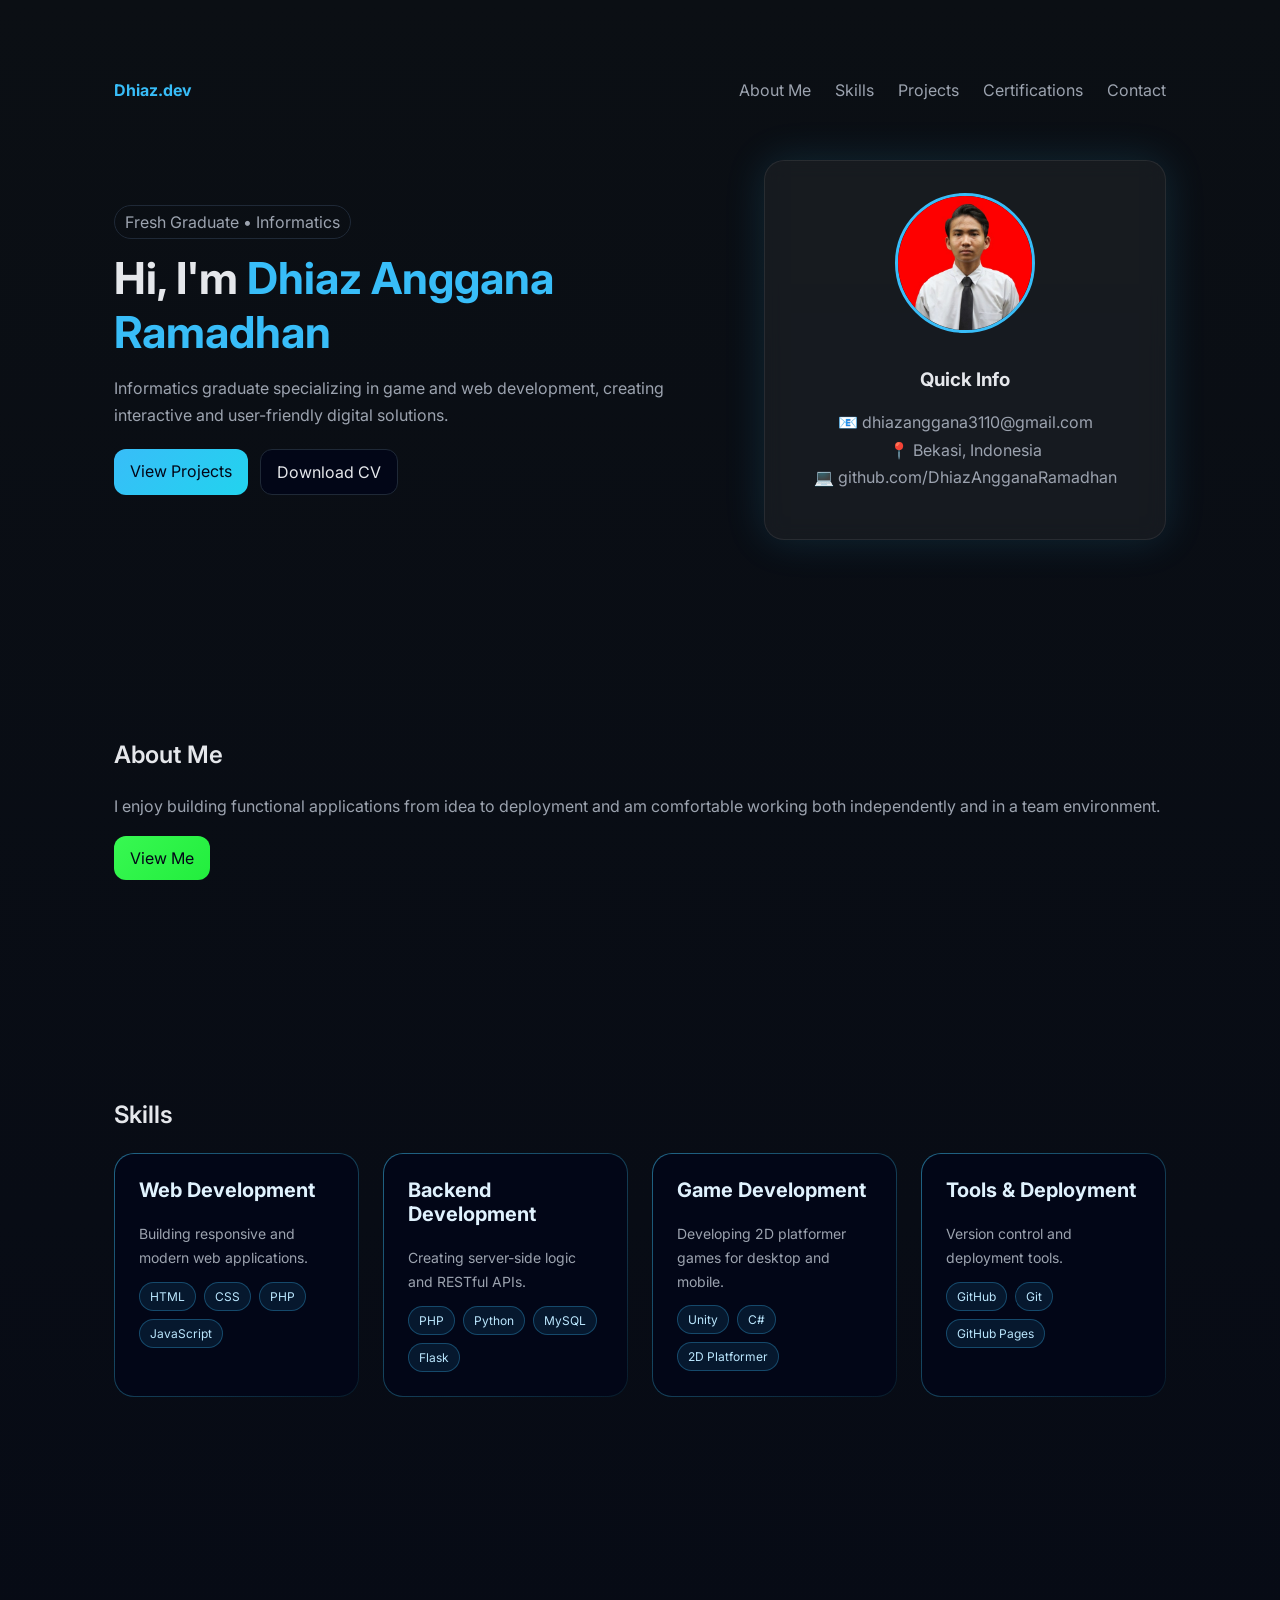
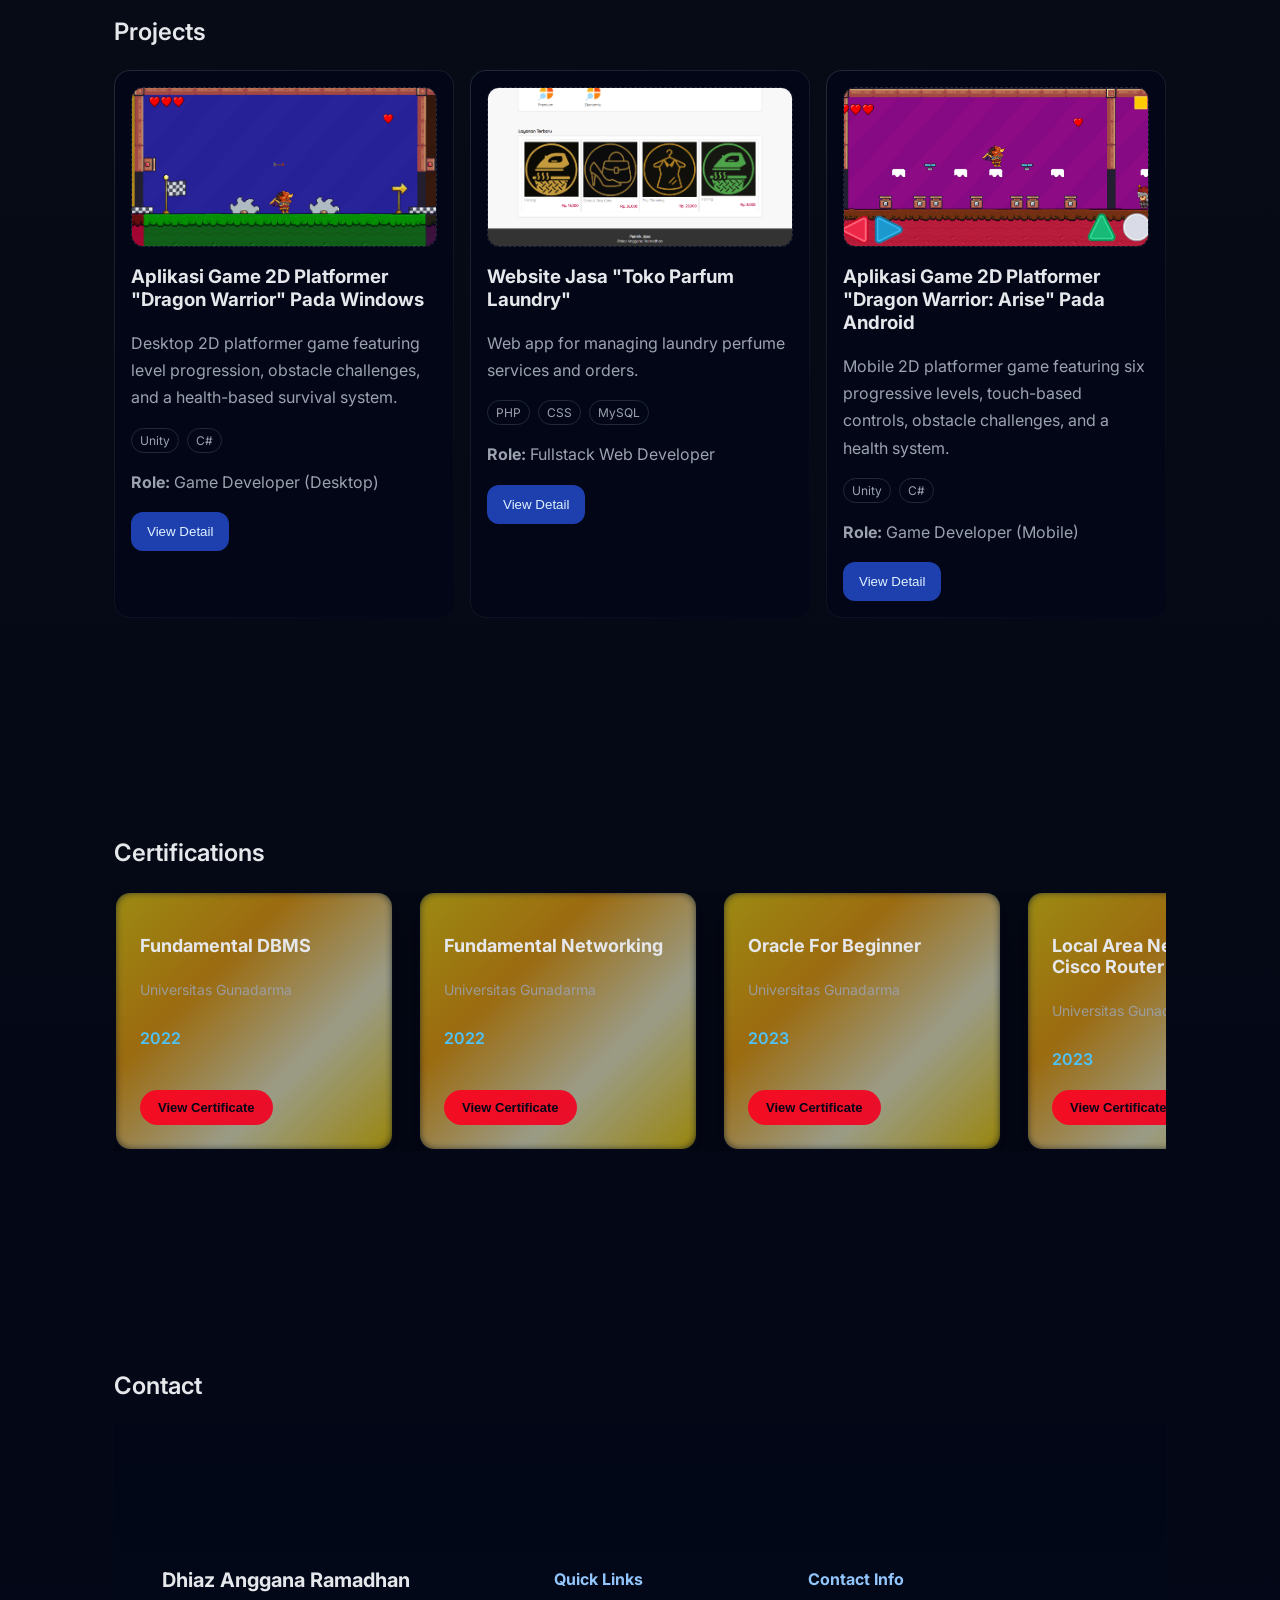
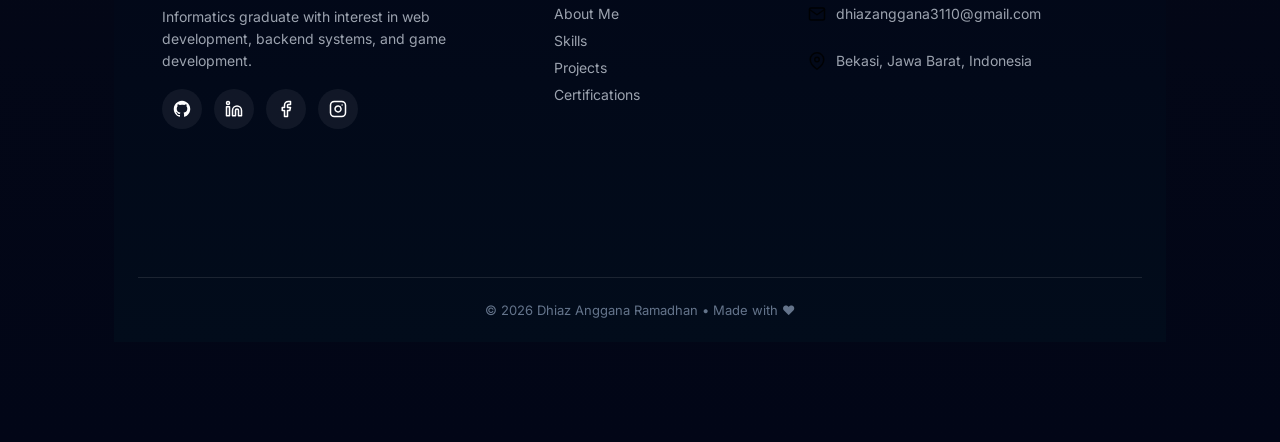
<file: index.html>
<!DOCTYPE html>
<html lang="en">
<head>
  <meta charset="UTF-8" />
  <meta name="viewport" content="width=device-width, initial-scale=1.0" />
  <title>Dhiaz Anggana Ramadhan | Portfolio</title>
  <meta name="description" content="Personal portfolio of an Informatics graduate showcasing web, backend, and game projects." />

  <link rel="preconnect" href="https://fonts.googleapis.com">
  <link rel="preconnect" href="https://fonts.gstatic.com" crossorigin>
  <link href="https://fonts.googleapis.com/css2?family=Inter:wght@300;400;600;700&display=swap" rel="stylesheet">

  <link rel="stylesheet" href="css/style.css">
</head>

<body>
  <header class="header">
    <nav class="header-nav">
      <div class="logo">Dhiaz.dev</div>
  
      <div class="nav-links">
        <a href="#about">About Me</a>
        <a href="#skills">Skills</a>
        <a href="#projects">Projects</a>
        <a href="#certifications">Certifications</a>
        <a href="#contact">Contact</a>
      </div>
    </nav>
  
    <div class="hero-header">
      <div class="hero-left">
        <span class="badge">Fresh Graduate • Informatics</span>
  
        <h1>
          Hi, I'm <span class="accent-text">Dhiaz Anggana Ramadhan</span>
        </h1>
  
        <p>
          Informatics graduate specializing in game and web development, creating interactive and user-friendly digital solutions.
        </p>
  
        <div class="cta">
          <a class="btn primary" href="#projects">View Projects</a>
          <a class="btn" href="cv-dhiaz.pdf" download>Download CV</a>
        </div>
      </div>
  
      <div class="hero-card">
        <img src="assets/img/foto.jpg" class="profile-img">
        <h3>Quick Info</h3>
        <p>
          📧 dhiazanggana3110@gmail.com <br>
          📍 Bekasi, Indonesia <br>
          💻 github.com/DhiazAngganaRamadhan
        </p>
      </div>
    </div>
  </header>  

<section id="about" class="section">
  <h2>About Me</h2>
  <p>
    I enjoy building functional applications from idea to deployment and am comfortable working both independently and in a team environment.
  </p>

  <div class="about-cta">
    <a class="btn prima" href="about-view.html">
      View Me
    </a>
  </div>
</section>

<section id="skills" class="section">
  <h2>Skills</h2>

  <div class="grid skills">

    <div class="card">
      <h3>Web Development</h3>
      <p>Building responsive and modern web applications.</p>
      <div class="skills-tags">
        <span>HTML</span>
        <span>CSS</span>
        <span>PHP</span>
        <span>JavaScript</span>
      </div>
    </div>

    <div class="card">
      <h3>Backend Development</h3>
      <p>Creating server-side logic and RESTful APIs.</p>
      <div class="skills-tags">
        <span>PHP</span>
        <span>Python</span>
        <span>MySQL</span>
        <span>Flask</span>
      </div>
    </div>

    <div class="card">
      <h3>Game Development</h3>
      <p>Developing 2D platformer games for desktop and mobile.</p>
      <div class="skills-tags">
        <span>Unity</span>
        <span>C#</span>
        <span>2D Platformer</span>
      </div>
    </div>

    <div class="card">
      <h3>Tools & Deployment</h3>
      <p>Version control and deployment tools.</p>
      <div class="skills-tags">
        <span>GitHub</span>
        <span>Git</span>
        <span>GitHub Pages</span>
      </div>
    </div>

  </div>
</section>

<section id="projects" class="section">
  <h2>Projects</h2>
  <div class="grid projects">

    <div class="card">
      <div class="thumb">
        <img src="assets/img/dragon warrior.png" alt="Dragon Warrior Desktop">
      </div>
      <h3>Aplikasi Game 2D Platformer "Dragon Warrior" Pada Windows</h3>
      <p>Desktop 2D platformer game featuring level progression, obstacle challenges, and a health-based survival system.</p>
      <div class="tags">
        <span class="tag">Unity</span>
        <span class="tag">C#</span>
      </div>
      <p><strong>Role:</strong> Game Developer (Desktop)</p>

      <button class="btn detail" onclick="openModal('project1')">
        View Detail
      </button>
    </div>

    <div class="card">
      <div class="thumb">
        <img src="assets/img/toko parfum laundry.png" alt="Toko Parfum Laundry Desktop">
      </div>
      <h3>Website Jasa "Toko Parfum Laundry"</h3>
      <p>Web app for managing laundry perfume services and orders.</p>
      <div class="tags">
        <span class="tag">PHP</span>
        <span class="tag">CSS</span>
        <span class="tag">MySQL</span>
      </div>
      <p><strong>Role:</strong> Fullstack Web Developer</p>

      <button class="btn detail" onclick="openModal('project2')">
        View Detail
      </button>
    </div>

    <div class="card">
      <div class="thumb">
        <img src="assets/img/dragon warrior arise.jpg" alt="Dragon Warrior Arise Mobile">
      </div>
      <h3>Aplikasi Game 2D Platformer "Dragon Warrior: Arise" Pada Android</h3>
      <p>Mobile 2D platformer game featuring six progressive levels, touch-based controls, obstacle challenges, and a health system. </p>
      <div class="tags">
        <span class="tag">Unity</span>
        <span class="tag">C#</span>
      </div>
      <p><strong>Role:</strong> Game Developer (Mobile)</p>

      <button class="btn detail" onclick="openModal('project3')">
        View Detail
      </button>
    </div>

  </div>
</section>

<div class="modal" id="project1">
  <div class="modal-content">
    <span class="close" onclick="closeModal('project1')">&times;</span>

    <h2>Aplikasi Game 2D Platformer "Dragon Warrior" Pada Windows</h2>

    <img src="assets/img/dragon warrior1.png" alt="Dragon Warrior Desktop">

    <p>
      Dragon Warrior adalah game 2D platformer yang saya kembangkan menggunakan Unity dan C#, terinspirasi dari Super Mario Bros. 
      Game ini berfokus pada rintangan (obstacle-based) di mana pemain harus melompati hambatan, menjaga health, dan mencapai garis finish. 
      Pengembangan game dilakukan menggunakan metode MDLC, mulai dari perancangan, pembuatan aset, hingga pengujian Blackbox Testing dan User Acceptance Testing (UAT).<br><br>
      Game ini memiliki tiga level dengan tingkat kesulitan berbeda, dilengkapi karakter 2D, musuh, rintangan, efek audio, serta UI sederhana. 
      Dragon Warrior berjalan pada platform Windows dan dirancang untuk memberikan pengalaman platformer klasik dengan gameplay menantang dan timing lompatan yang presisi
    </p>

    <strong>Tech Stack:</strong>
    <p>Unity, C#</p>

    <div class="github-wrapper">
      <a href="https://drive.google.com/drive/folders/1oZWYnaz_mkkDWZ0RaJDQsNnEWkmqTjbM"
         target="_blank"
         class="github-btn drive-btn">
         <img src="assets/img/googledrive.svg" class="github-icon no-invert" alt="Google Drive">
        <span class="github-text">Google Drive</span>
      </a>
    </div>
  </div>
</div>

<div class="modal" id="project2">
  <div class="modal-content">
    <span class="close" onclick="closeModal('project2')">&times;</span>

    <h2>Website Jasa "Toko Parfum Laundry"</h2>

    <img src="assets/img/toko parfum laundry1.png" alt="Toko Parfum Laundry">

    <p>
      Website Toko Parfum Laundry adalah aplikasi web layanan laundry yang saya kembangkan menggunakan PHP dan MySQL. Sistem ini memungkinkan pelanggan
      melakukan pemesanan layanan secara digital melalui fitur katalog, pencarian layanan, dan form pemesanan online. Di sisi admin, aplikasi ini menyediakan dashboard dengan
      login aman, serta fitur CRUD untuk mengelola layanan, produk parfum, dan pesanan pelanggan. Alur pemesanan dirancang terstruktur, mulai dari permintaan pelanggan
      hingga proses persetujuan admin, sehingga operasional menjadi lebih efisien.<br><br>
      Proyek ini berhasil lolos uji kompetensi BNSP, di mana seluruh fitur dinilai memenuhi standar nasional dan diuji melalui praktik langsung.
    </p>

    <strong>Fitur Utama:</strong>
    <ul>
      <li>Manajemen layanan & produk</li>
      <li>Form pemesanan pelanggan</li>
      <li>Halaman admin</li>
    </ul>

    <strong>Tech Stack:</strong>
    <p>PHP, CSS, MySQL</p>

    <div class="github-wrapper">
      <a href="https://github.com/DhiazAngganaRamadhan/tokoparfumlaundry"
         target="_blank"
         class="github-btn">
        <img src="assets/img/github.svg" class="github-icon" alt="GitHub">
        <span class="github-text">GitHub</span>
      </a>
    </div> 
  </div>
</div>

<div class="modal" id="project3">
  <div class="modal-content">
    <span class="close" onclick="closeModal('project3')">&times;</span>

    <h2>Aplikasi Game 2D Platformer "Dragon Warrior: Arise" Pada Android</h2>

    <img src="assets/img/dragon warrior arise1.jpg" alt="Dragon Warrior Arise">

    <p>
      Game 2D platformer berbasis Android yang saya kembangkan menggunakan Unity. Proyek ini merupakan pengembangan dari versi PC sebelumnya dengan peningkatan navigasi level, 
      kontrol permainan, serta penambahan total 6 level baru. Fokus utama pengembangan adalah meningkatkan pengalaman bermain dan mengoptimalkan game untuk perangkat mobile.<br><br>
      Game ini dirancang dengan struktur scene yang lebih terorganisir, visual yang diperbarui, serta mekanik gameplay yang lebih responsif agar memberikan pengalaman bermain yang lebih nyaman, 
      menantang, dan sesuai dengan standar game mobile modern.
    </p>

    <strong>Tech Stack:</strong>
    <p>Unity, C#</p>

    <div class="github-wrapper">
      <a href="https://drive.google.com/drive/folders/1Hi_ivMXjDGOUeclSXtF7b5QkXseNiZ7s"
         target="_blank"
         class="github-btn drive-btn">
         <img src="assets/img/googledrive.svg" class="github-icon no-invert" alt="Google Drive">
        <span class="github-text">Google Drive</span>
      </a>
    </div>     
  </div>
</div>

<section id="certifications" class="section">
  <h2>Certifications</h2>

  <div class="cert-wrapper">
    <div class="cert-track">
      <!-- ===== SET 1 ===== -->
      <div class="cert-card">
        <h3>Fundamental DBMS</h3>
        <p class="cert-org">Universitas Gunadarma</p>
        <span class="cert-year">2022</span>
        <button class="cert-btn" onclick="openCertModal('cert1', 'assets/doc/FundamentalDBMS.pdf')"> View Certificate </button>
      </div>

      <div class="cert-card">
        <h3>Fundamental Networking</h3>
        <p class="cert-org">Universitas Gunadarma</p>
        <span class="cert-year">2022</span>
        <button class="cert-btn" onclick="openCertModal('cert2', 'assets/doc/FundamentalNetworking.pdf')"> View Certificate </button>
      </div>

      <div class="cert-card">
        <h3>Oracle For Beginner</h3>
        <p class="cert-org">Universitas Gunadarma</p>
        <span class="cert-year">2023</span>
        <button class="cert-btn" onclick="openCertModal('cert3', 'assets/doc/ORACLEFORBEGINNER.pdf')"> View Certificate </button>
      </div>

      <div class="cert-card">
        <h3>Local Area Network Using Cisco Router</h3>
        <p class="cert-org">Universitas Gunadarma</p>
        <span class="cert-year">2023</span>
        <button class="cert-btn" onclick="openCertModal('cert4', 'assets/doc/LOCALAREANETWORKUSINGCISCOROUTER.pdf')"> View Certificate </button>
      </div>

      <div class="cert-card">
        <h3>Oracle For Intermediate</h3>
        <p class="cert-org">Universitas Gunadarma</p>
        <span class="cert-year">2024</span>
        <button class="cert-btn" onclick="openCertModal('cert5', 'assets/doc/ORACLEFORINTERMEDIATE.pdf')"> View Certificate </button>
      </div>

      <div class="cert-card">
        <h3>JavaScript Programming Language Fundamental</h3>
        <p class="cert-org">Universitas Gunadarma</p>
        <span class="cert-year">2024</span>
        <button class="cert-btn" onclick="openCertModal('cert6', 'assets/doc/JavaScriptProgrammingLanguageFundamental.pdf')"> View Certificate </button>
      </div>

      <div class="cert-card">
        <h3>Wide Area Network Using Cisco Router</h3>
        <p class="cert-org">Universitas Gunadarma</p>
        <span class="cert-year">2024</span>
        <button class="cert-btn" onclick="openCertModal('cert7', 'assets/doc/WIDEAREANETWORKUSINGCISCOROUTERFORINTERMEDIATE.pdf')"> View Certificate </button>
      </div>

      <div class="cert-card">
        <h3>Program Setara Sarjana Muda Informatika</h3>
        <p class="cert-org">Universitas Gunadarma</p>
        <span class="cert-year">2024</span>
        <button class="cert-btn" onclick="openCertModal('cert8', 'assets/doc/PenulisanIlmiah.pdf')"> View Certificate </button>
      </div>

      <div class="cert-card">
        <h3>Basic Web Application Design</h3>
        <p class="cert-org">Universitas Gunadarma</p>
        <span class="cert-year">2024</span>
        <button class="cert-btn" onclick="openCertModal('cert9', 'assets/doc/BasicWebApplicationDesign.pdf')"> View Certificate </button>
      </div>

      <div class="cert-card">
        <h3>Junior Web Programmer</h3>
        <p class="cert-org">BNSP</p>
        <span class="cert-year">2025</span>
        <button class="cert-btn" onclick="openCertModal('cert10', 'assets/doc/JuniorWebProgrammer.pdf')"> View Certificate </button>
      </div>

      <div class="cert-card">
        <h3>Aptitude Test</h3>
        <p class="cert-org">Universitas Gunadarma</p>
        <span class="cert-year">2025</span>
        <button class="cert-btn" onclick="openCertModal('cert11', 'assets/doc/AptitudeTest.pdf')"> View Certificate </button>
      </div>

      <!-- ===== SET 2 ===== -->
      <div class="cert-card">
        <h3>Fundamental DBMS</h3>
        <p class="cert-org">Universitas Gunadarma</p>
        <span class="cert-year">2022</span>
        <button class="cert-btn" onclick="openCertModal('cert1', 'assets/doc/FundamentalDBMS.pdf')"> View Certificate </button>
      </div>

      <div class="cert-card">
        <h3>Fundamental Networking</h3>
        <p class="cert-org">Universitas Gunadarma</p>
        <span class="cert-year">2022</span>
        <button class="cert-btn" onclick="openCertModal('cert2', 'assets/doc/FundamentalNetworking.pdf')"> View Certificate </button>
      </div>

      <div class="cert-card">
        <h3>Oracle For Beginner</h3>
        <p class="cert-org">Universitas Gunadarma</p>
        <span class="cert-year">2023</span>
        <button class="cert-btn" onclick="openCertModal('cert3', 'assets/doc/ORACLEFORBEGINNER.pdf')"> View Certificate </button>
      </div>

      <div class="cert-card">
        <h3>Local Area Network Using Cisco Router</h3>
        <p class="cert-org">Universitas Gunadarma</p>
        <span class="cert-year">2023</span>
        <button class="cert-btn" onclick="openCertModal('cert4', 'assets/doc/LOCALAREANETWORKUSINGCISCOROUTER.pdf')"> View Certificate </button>
      </div>

      <div class="cert-card">
        <h3>Oracle For Intermediate</h3>
        <p class="cert-org">Universitas Gunadarma</p>
        <span class="cert-year">2024</span>
        <button class="cert-btn" onclick="openCertModal('cert5', 'assets/doc/ORACLEFORINTERMEDIATE.pdf')"> View Certificate </button>
      </div>

      <div class="cert-card">
        <h3>JavaScript Programming Language Fundamental</h3>
        <p class="cert-org">Universitas Gunadarma</p>
        <span class="cert-year">2024</span>
        <button class="cert-btn" onclick="openCertModal('cert6', 'assets/doc/JavaScriptProgrammingLanguageFundamental.pdf')"> View Certificate </button>
      </div>

      <div class="cert-card">
        <h3>Wide Area Network Using Cisco Router</h3>
        <p class="cert-org">Universitas Gunadarma</p>
        <span class="cert-year">2024</span>
        <button class="cert-btn" onclick="openCertModal('cert7', 'assets/doc/WIDEAREANETWORKUSINGCISCOROUTERFORINTERMEDIATE.pdf')"> View Certificate </button>
      </div>

      <div class="cert-card">
        <h3>Program Setara Sarjana Muda Informatika</h3>
        <p class="cert-org">Universitas Gunadarma</p>
        <span class="cert-year">2024</span>
        <button class="cert-btn" onclick="openCertModal('cert8', 'assets/doc/PenulisanIlmiah.pdf')"> View Certificate </button>
      </div>

      <div class="cert-card">
        <h3>Basic Web Application Design</h3>
        <p class="cert-org">Universitas Gunadarma</p>
        <span class="cert-year">2024</span>
        <button class="cert-btn" onclick="openCertModal('cert9', 'assets/doc/BasicWebApplicationDesign.pdf')"> View Certificate </button>
      </div>

      <div class="cert-card">
        <h3>Junior Web Programmer</h3>
        <p class="cert-org">BNSP</p>
        <span class="cert-year">2025</span>
        <button class="cert-btn" onclick="openCertModal('cert10', 'assets/doc/JuniorWebProgrammer.pdf')"> View Certificate </button>
      </div>

      <div class="cert-card">
        <h3>Aptitude Test</h3>
        <p class="cert-org">Universitas Gunadarma</p>
        <span class="cert-year">2025</span>
        <button class="cert-btn" onclick="openCertModal('cert11', 'assets/doc/AptitudeTest.pdf')"> View Certificate </button>
      </div>

    </div>
  </div>
</section>

<div class="modal" id="cert1">
  <div class="modal-content modal-cert">
    <span class="close" onclick="closeModal('cert1')">&times;</span>

    <h2>Fundamental DBMS</h2>

    <iframe id="certFrame"
            src=""
            frameborder="0"
            width="100%"
            height="500px">
    </iframe>
  </div>
</div>

<div class="modal" id="cert2">
  <div class="modal-content modal-cert">
    <span class="close" onclick="closeModal('cert2')">&times;</span>

    <h2>Fundamental Networking</h2>

    <iframe id="certFrame"
            src=""
            frameborder="0"
            width="100%"
            height="500px">
    </iframe>
  </div>
</div>

<div class="modal" id="cert3">
  <div class="modal-content modal-cert">
    <span class="close" onclick="closeModal('cert3')">&times;</span>

    <h2>Oracle For Beginner</h2>

    <iframe id="certFrame"
            src=""
            frameborder="0"
            width="100%"
            height="500px">
    </iframe>
  </div>
</div>

<div class="modal" id="cert4">
  <div class="modal-content modal-cert">
    <span class="close" onclick="closeModal('cert4')">&times;</span>

    <h2>Local Area Network Using Cisco Router</h2>

    <iframe id="certFrame"
            src=""
            frameborder="0"
            width="100%"
            height="500px">
    </iframe>
  </div>
</div>

<div class="modal" id="cert5">
  <div class="modal-content modal-cert">
    <span class="close" onclick="closeModal('cert5')">&times;</span>

    <h2>Oracle For Intermediate</h2>

    <iframe id="certFrame"
            src=""
            frameborder="0"
            width="100%"
            height="500px">
    </iframe>
  </div>
</div>

<div class="modal" id="cert6">
  <div class="modal-content modal-cert">
    <span class="close" onclick="closeModal('cert6')">&times;</span>

    <h2>JavaScript Programming Language Fundamental</h2>

    <iframe id="certFrame"
            src=""
            frameborder="0"
            width="100%"
            height="500px">
    </iframe>
  </div>
</div>

<div class="modal" id="cert7">
  <div class="modal-content modal-cert">
    <span class="close" onclick="closeModal('cert7')">&times;</span>

    <h2>Wide Area Network Using Cisco Router</h2>

    <iframe id="certFrame"
            src=""
            frameborder="0"
            width="100%"
            height="500px">
    </iframe>
  </div>
</div>

<div class="modal" id="cert8">
  <div class="modal-content modal-cert">
    <span class="close" onclick="closeModal('cert8')">&times;</span>

    <h2>Program Setara Sarjana Muda Informatika</h2>

    <iframe id="certFrame"
            src=""
            frameborder="0"
            width="100%"
            height="500px">
    </iframe>
  </div>
</div>

<div class="modal" id="cert9">
  <div class="modal-content modal-cert">
    <span class="close" onclick="closeModal('cert9')">&times;</span>

    <h2>Basic Web Application Design</h2>

    <iframe id="certFrame"
            src=""
            frameborder="0"
            width="100%"
            height="500px">
    </iframe>
  </div>
</div>

<div class="modal" id="cert10">
  <div class="modal-content modal-cert">
    <span class="close" onclick="closeModal('cert10')">&times;</span>

    <h2>Junior Web Programmer</h2>

    <iframe id="certFrame"
            src=""
            frameborder="0"
            width="100%"
            height="500px">
    </iframe>
  </div>
</div>

<div class="modal" id="cert11">
  <div class="modal-content modal-cert">
    <span class="close" onclick="closeModal('cert11')">&times;</span>

    <h2>Aptitude Test</h2>

    <iframe id="certFrame"
            src=""
            frameborder="0"
            width="100%"
            height="500px">
    </iframe>
  </div>
</div>

<section id="contact" class="section">
  <h2>Contact</h2>

  <footer class="footer">
    <div class="footer-grid section">

      <div class="footer-about">
        <h3>Dhiaz Anggana Ramadhan</h3>
        <p>
          Informatics graduate with interest in web development,
          backend systems, and game development.
        </p>

        <div class="footer-social">
          <a href="https://github.com/DhiazAngganaRamadhan" target="_blank">
            <img src="assets/img/github.svg" alt="GitHub">
          </a>
          <a href="https://www.linkedin.com/in/dhiazangganaramadhan" target="_blank">
            <img src="assets/img/linkedin.svg" alt="LinkedIn">
          </a>
          <a href="https://www.facebook.com/dhiaz.a.ramadhan.5" target="_blank">
            <img src="assets/img/facebook.svg" alt="Facebook">
          </a>
          <a href="https://www.instagram.com/dhiazangganaramadhan" target="_blank">
            <img src="assets/img/instagram.svg" alt="Instagram">
          </a>
        </div>
      </div>

      <div class="footer-links">
        <h4>Quick Links</h4>
        <a href="#about">About Me</a>
        <a href="#skills">Skills</a>
        <a href="#projects">Projects</a>
        <a href="#certifications">Certifications</a>
      </div>

      <div class="footer-contact">
        <h4>Contact Info</h4>

        <div class="contact-item">
          <img src="assets/img/email.svg" alt="Email">
          <a href="mailto:dhiazanggana3110@gmail.com">
            dhiazanggana3110@gmail.com
          </a>
        </div>

        <div class="contact-item">
          <img src="assets/img/location.svg" alt="Location">
          <p>Bekasi, Jawa Barat, Indonesia</p>
        </div>
      </div>

    </div>

    <div class="footer-bottom">
      © 2026 Dhiaz Anggana Ramadhan • Made with ❤️
    </div>
  </footer>
</section>

<script src="js/script.js"></script>
</body>
</html>
</file>
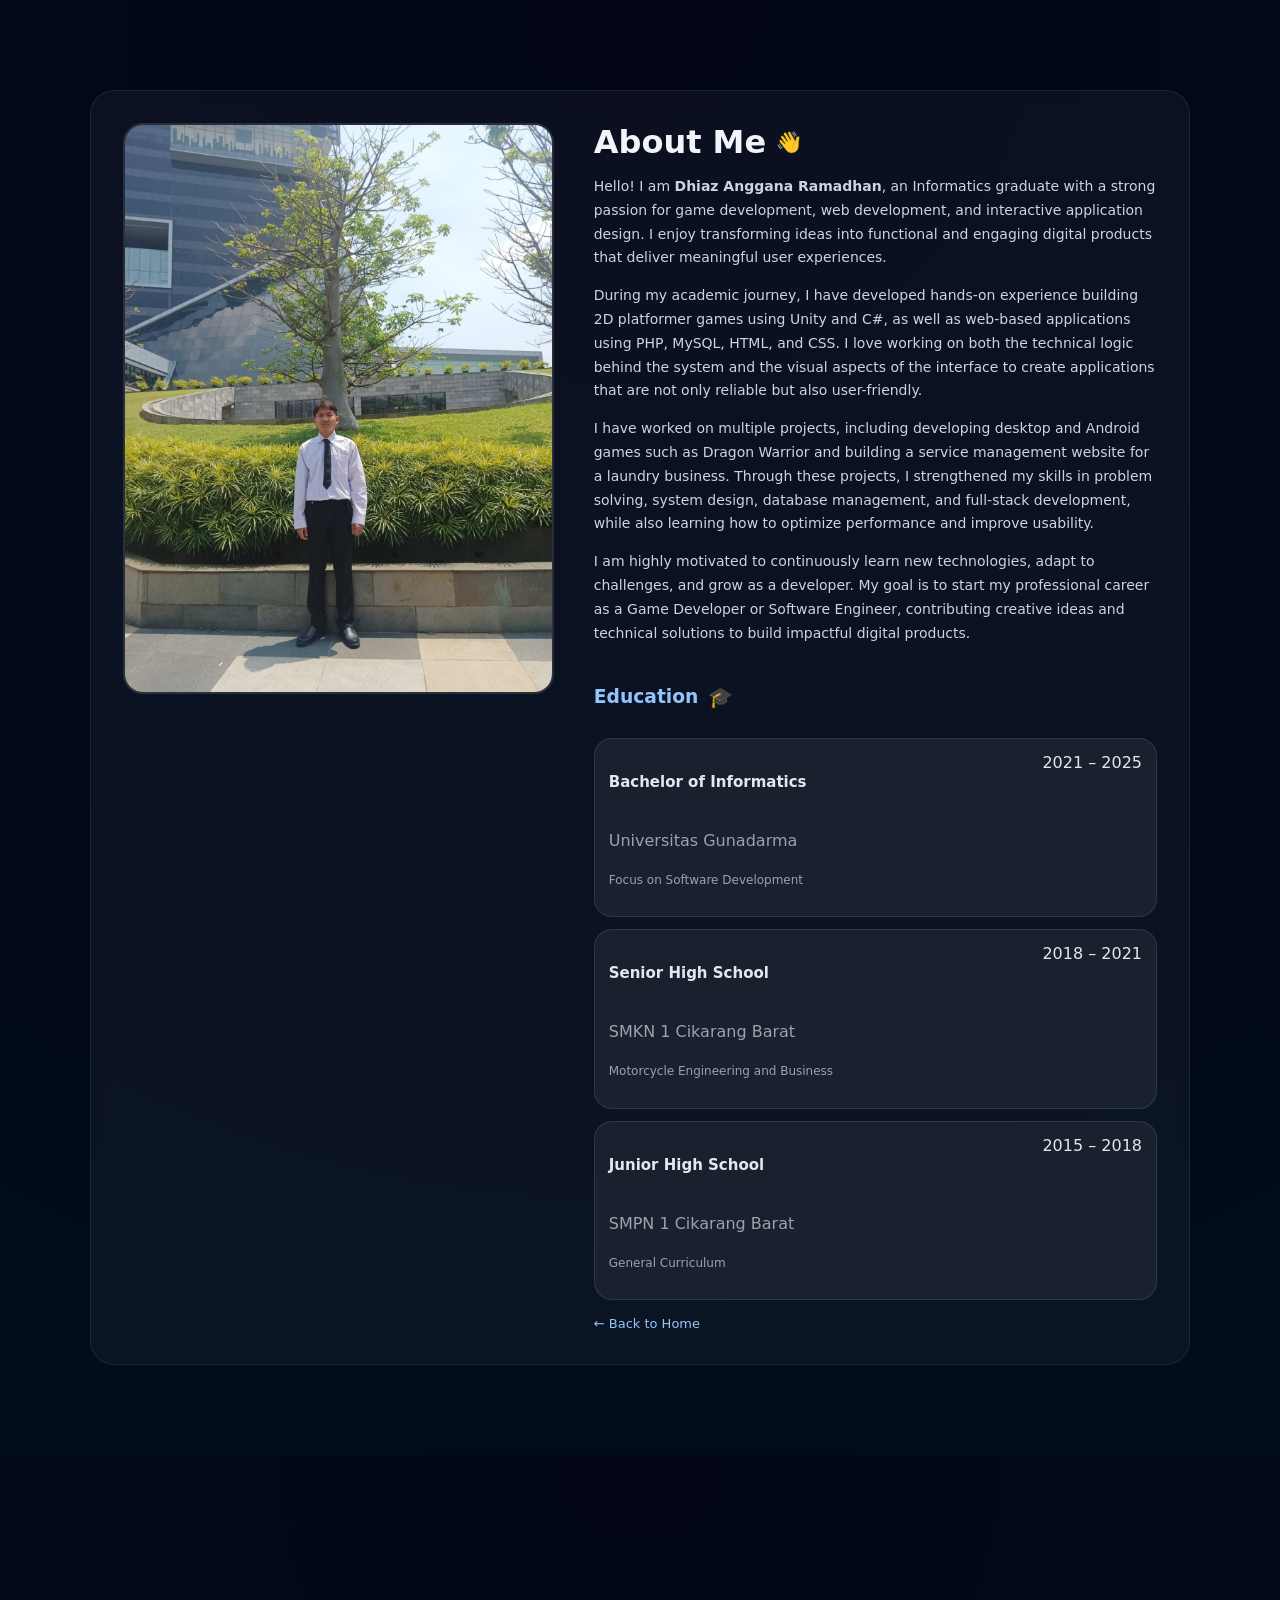
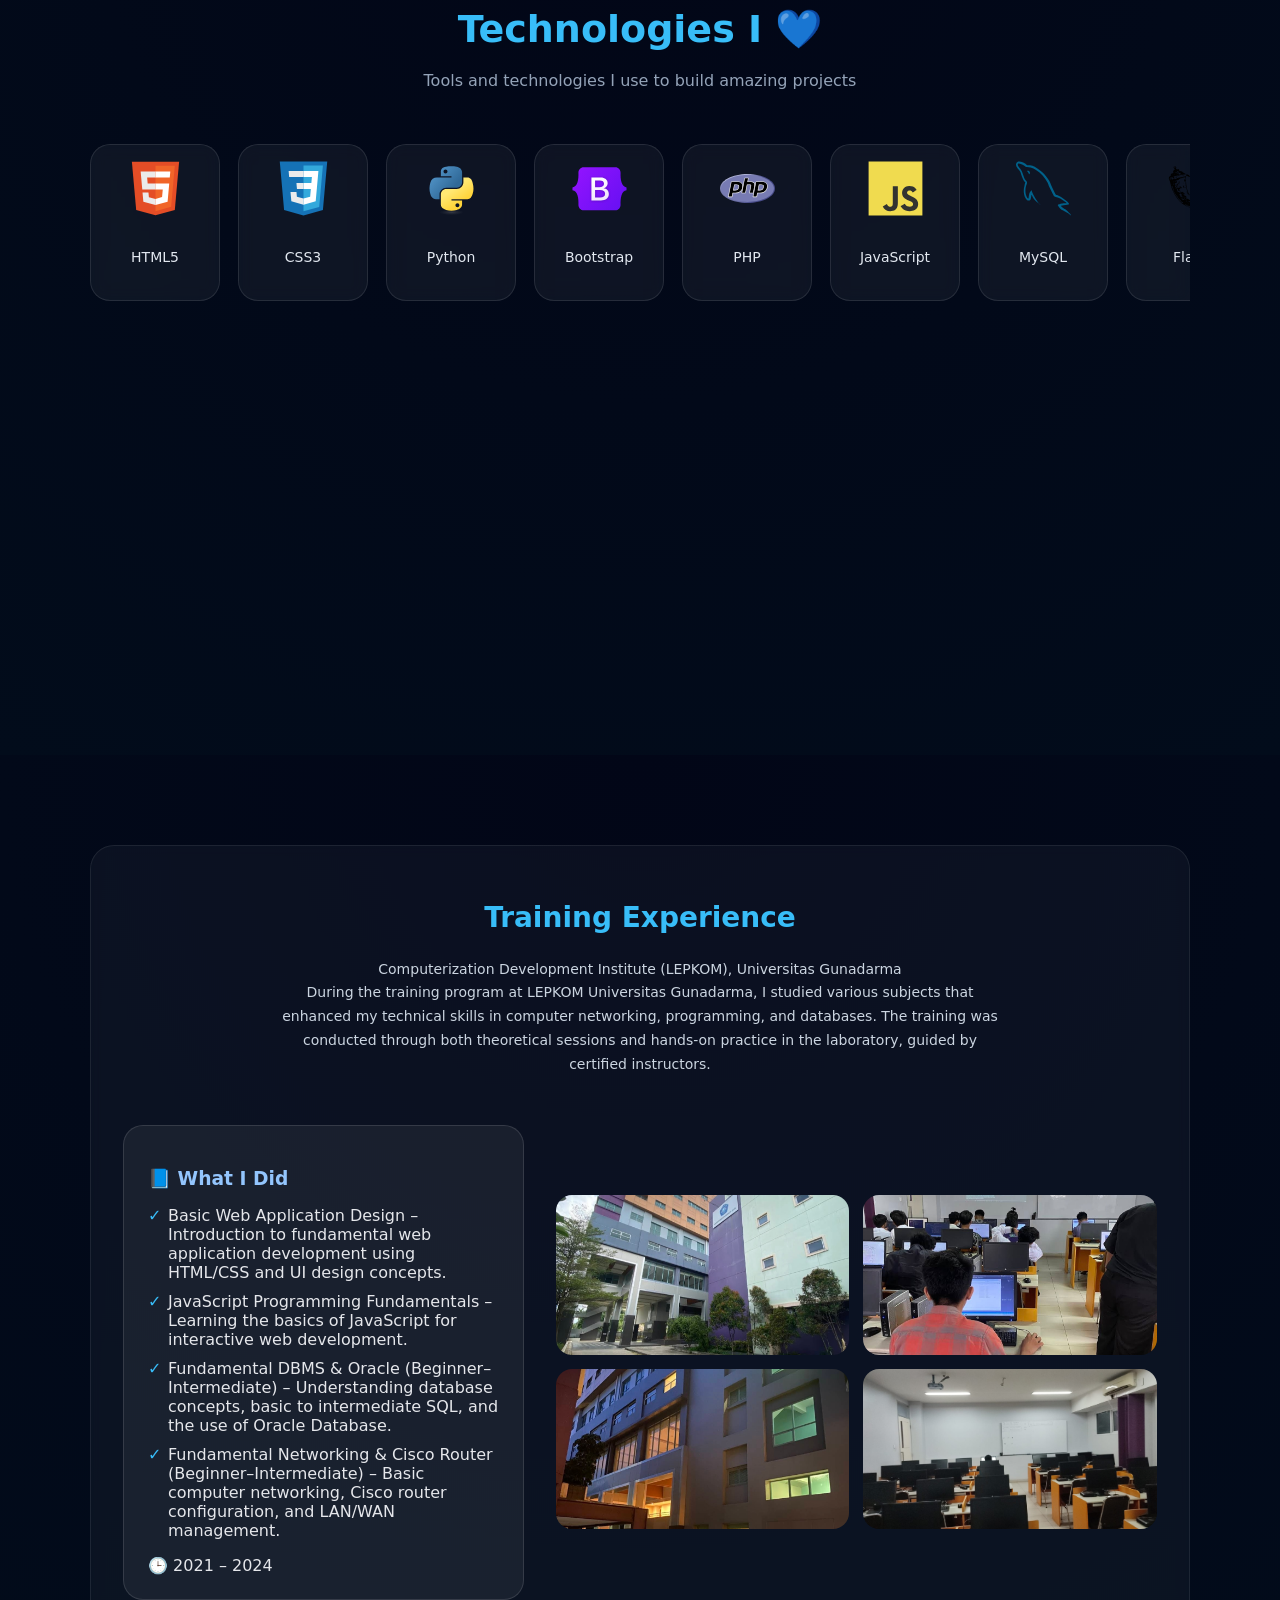
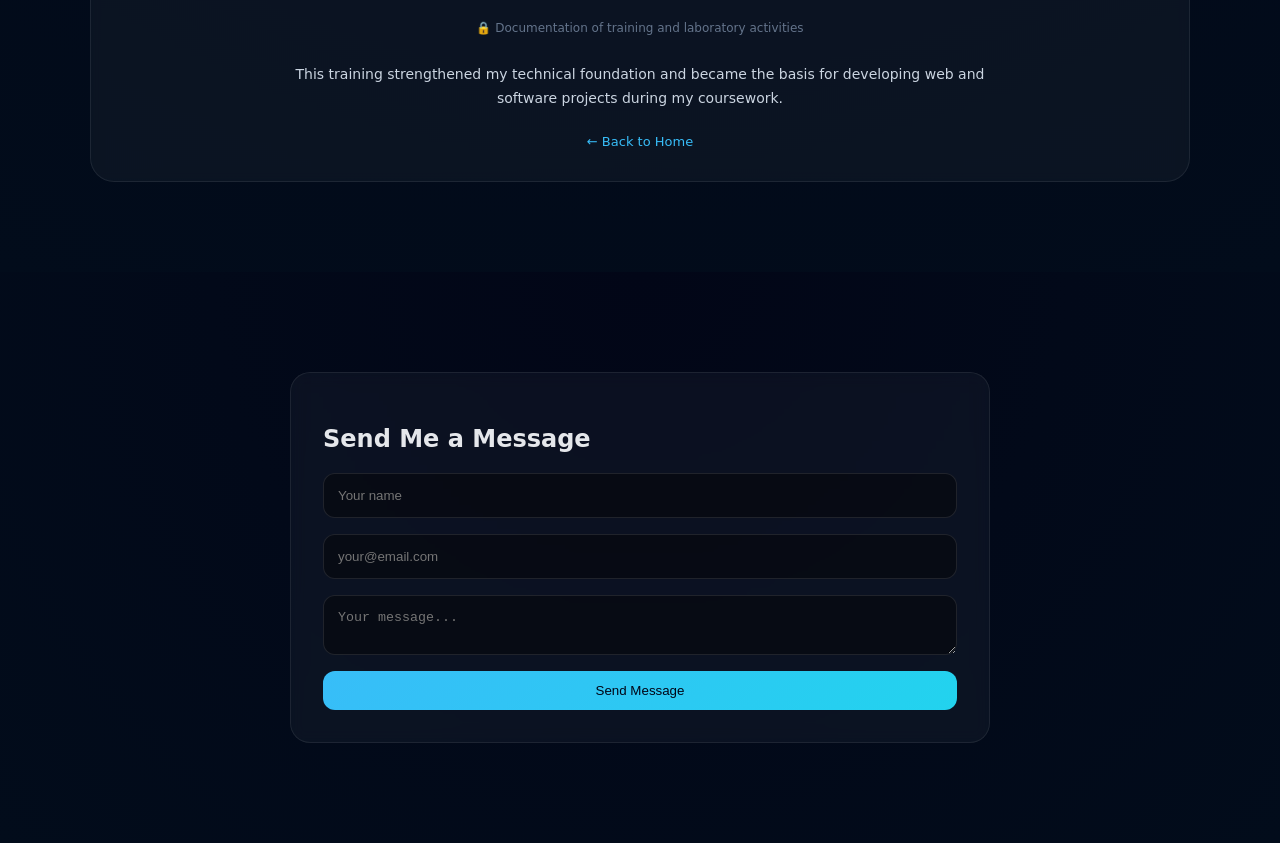
<file: about-view.html>
<!DOCTYPE html>
<html lang="en">
<head>
  <meta charset="UTF-8">
  <meta name="viewport" content="width=device-width, initial-scale=1.0">
  <title>About Me - Dhiaz</title>

  <link rel="stylesheet" href="css/style.css">
  <link rel="stylesheet" href="css/about-view.css">
</head>

<body>

  <section class="about-section">

    <div class="about-view">

      <div class="about-container">

        <div class="about-left">
          <div class="img-wrapper">
            <img src="assets/img/profile.jpg" alt="Dhiaz profile">
          </div>
        </div>

        <div class="about-right">

          <div class="about-header">
            <h2>About Me</h2>
            <span class="wave">👋</span>
          </div>

          <p class="about-text">
            Hello! I am <strong>Dhiaz Anggana Ramadhan</strong>, an Informatics graduate with a strong passion for game development, web development, and interactive application design. 
            I enjoy transforming ideas into functional and engaging digital products that deliver meaningful user experiences.
          </p>

          <p class="about-text">
            During my academic journey, I have developed hands-on experience building 2D platformer games using Unity and C#, as well as web-based applications using PHP, MySQL, HTML, and CSS. 
            I love working on both the technical logic behind the system and the visual aspects of the interface to create applications that are not only reliable but also user-friendly.
          </p>

          <p class="about-text">
            I have worked on multiple projects, including developing desktop and Android games such as Dragon Warrior and building a service management website for a laundry business. 
            Through these projects, I strengthened my skills in problem solving, system design, database management, and full-stack development, while also learning how to optimize performance and improve usability.
          </p>

          <p class="about-text">
            I am highly motivated to continuously learn new technologies, adapt to challenges, and grow as a developer. My goal is to start my professional career as a Game Developer or Software Engineer, 
            contributing creative ideas and technical solutions to build impactful digital products.
          </p>

          <div class="education-title">
            <h3>Education</h3>
            <span>🎓</span>
          </div>

          <div class="education-cards">

            <div class="edu-card">
              <div class="edu-top">
                <h4>Bachelor of Informatics</h4>
                <span>2021 – 2025</span>
              </div>
              <p>Universitas Gunadarma</p>
              <p class="minor">Focus on Software Development</p>
            </div>

            <div class="edu-card">
              <div class="edu-top">
                <h4>Senior High School</h4>
                <span>2018 – 2021</span>
              </div>
              <p>SMKN 1 Cikarang Barat</p>
              <p class="minor">Motorcycle Engineering and Business</p>
            </div>

            <div class="edu-card">
              <div class="edu-top">
                <h4>Junior High School</h4>
                <span>2015 – 2018</span>
              </div>
              <p>SMPN 1 Cikarang Barat</p>
              <p class="minor">General Curriculum </p>
            </div>

          </div>

          <a class="btn-back" href="index.html">← Back to Home</a>

        </div>
      </div>
    </div>
  </section>

<section class="tech-section">

  <div class="tech-container">

    <h2 class="tech-title">
      Technologies I <span>💙</span>
    </h2>
    <p class="tech-sub">
      Tools and technologies I use to build amazing projects
    </p>

    <div class="tech-slider">

      <div class="tech-track">

        <div class="tech-card">
          <img src="assets/img/html5.svg">
          <p>HTML5</p>
        </div>

        <div class="tech-card">
          <img src="assets/img/css3.svg">
          <p>CSS3</p>
        </div>

        <div class="tech-card">
          <img src="assets/img/python.svg">
          <p>Python</p>
        </div>

        <div class="tech-card">
          <img src="assets/img/bootstrap.svg">
          <p>Bootstrap</p>
        </div>

        <div class="tech-card">
          <img src="assets/img/php.svg">
          <p>PHP</p>
        </div>

        <div class="tech-card">
          <img src="assets/img/javascript.svg">
          <p>JavaScript</p>
        </div>

        <div class="tech-card">
          <img src="assets/img/mysql.svg">
          <p>MySQL</p>
        </div>

        <div class="tech-card">
          <img src="assets/img/flask.svg">
          <p>Flask</p>
        </div>

        <div class="tech-card">
          <img src="assets/img/unity.svg">
          <p>Unity</p>
        </div>

        <div class="tech-card">
          <img src="assets/img/csharp.svg">
          <p>C Sharp</p>
        </div>

        <div class="tech-card">
          <img src="assets/img/github.svg">
          <p>GitHub</p>
        </div>

        <div class="tech-card">
          <img src="assets/img/canva.svg">
          <p>Canva</p>
        </div>

        <div class="tech-card">
          <img src="assets/img/figma.svg">
          <p>Figma</p>
        </div>

        <div class="tech-card">
          <img src="assets/img/postgresql.svg">
          <p>PostgreSQL</p>
        </div>

        <div class="tech-card">
          <img src="assets/img/vscode.svg">
          <p>VSCode</p>
        </div>

        <div class="tech-card">
          <img src="assets/img/ubuntu.svg">
          <p>Ubuntu</p>
        </div>

        <div class="tech-card">
          <img src="assets/img/react.svg">
          <p>React</p>
        </div>

        <div class="tech-card">
          <img src="assets/img/postgresql.svg">
          <p>PostgreSQL</p>
        </div>

        <div class="tech-card">
          <img src="assets/img/html5.svg">
          <p>HTML5</p>
        </div>

        <div class="tech-card">
          <img src="assets/img/css3.svg">
          <p>CSS3</p>
        </div>

        <div class="tech-card">
          <img src="assets/img/python.svg">
          <p>Python</p>
        </div>

        <div class="tech-card">
          <img src="assets/img/bootstrap.svg">
          <p>Bootstrap</p>
        </div>

        <div class="tech-card">
          <img src="assets/img/php.svg">
          <p>PHP</p>
        </div>

        <div class="tech-card">
          <img src="assets/img/javascript.svg">
          <p>JavaScript</p>
        </div>

        <div class="tech-card">
          <img src="assets/img/mysql.svg">
          <p>MySQL</p>
        </div>

        <div class="tech-card">
          <img src="assets/img/flask.svg">
          <p>Flask</p>
        </div>

        <div class="tech-card">
          <img src="assets/img/unity.svg">
          <p>Unity</p>
        </div>

        <div class="tech-card">
          <img src="assets/img/csharp.svg">
          <p>C Sharp</p>
        </div>

        <div class="tech-card">
          <img src="assets/img/github.svg">
          <p>GitHub</p>
        </div>

        <div class="tech-card">
          <img src="assets/img/canva.svg">
          <p>Canva</p>
        </div>

        <div class="tech-card">
          <img src="assets/img/figma.svg">
          <p>Figma</p>
        </div>

        <div class="tech-card">
          <img src="assets/img/postgresql.svg">
          <p>PostgreSQL</p>
        </div>

        <div class="tech-card">
          <img src="assets/img/vscode.svg">
          <p>VSCode</p>
        </div>

        <div class="tech-card">
          <img src="assets/img/ubuntu.svg">
          <p>Ubuntu</p>
        </div>

        <div class="tech-card">
          <img src="assets/img/react.svg">
          <p>React</p>
        </div>

        <div class="tech-card">
          <img src="assets/img/postgresql.svg">
          <p>PostgreSQL</p>
        </div>

      </div>
    </div>

  </div>
</section>

  <section class="assistant-section">

    <div class="assistant-container">

      <div class="assistant-header">
        <h2>Training Experience</h2>
        <p>
          Computerization Development Institute (LEPKOM), Universitas Gunadarma 
        </p>
        <p>
          During the training program at LEPKOM Universitas Gunadarma, I studied various subjects that enhanced my technical skills in computer networking, 
          programming, and databases. The training was conducted through both theoretical sessions and hands-on practice in the laboratory, guided by certified instructors.
        </p>
      </div>

      <div class="assistant-content">

        <div class="assistant-card">
          <h3>📘 What I Did</h3>
          <ul>
            <li>Basic Web Application Design – Introduction to fundamental web application development using HTML/CSS and UI design concepts.</li>
            <li>JavaScript Programming Fundamentals – Learning the basics of JavaScript for interactive web development.</li>
            <li>Fundamental DBMS & Oracle (Beginner–Intermediate) – Understanding database concepts, basic to intermediate SQL, and the use of Oracle Database.</li>
            <li>Fundamental Networking & Cisco Router (Beginner–Intermediate) – Basic computer networking, Cisco router configuration, and LAN/WAN management.</li>
          </ul>
          <span class="assistant-period">🕒 2021 – 2024</span>
        </div>

        <div class="assistant-gallery">
          <img src="assets/img/lepkom3.jpg" alt="Teaching assistant activity">
          <img src="assets/img/lepkom1.jpg" alt="Teaching assistant activity">
          <img src="assets/img/lepkom4.jpg" alt="Teaching assistant activity">
          <img src="assets/img/lepkom2.jpg" alt="Teaching assistant activity">
        </div>

      </div>     

      <p class="assistant-note">🔒 Documentation of training and laboratory activities</p>

      <p class="assistant-desc">
        This training strengthened my technical foundation and became the basis for developing web and software projects during my coursework.
      </p> 

      <a class="btn-center" href="index.html">← Back to Home</a>

    </div>
  </section>

  <section class="contact-section">

    <div class="contact-container">
  
      <h2>Send Me a Message</h2>
  
      <form action="https://formspree.io/f/xyklwwkq" method="POST" class="contact-form">
  
        <input type="hidden" name="_subject" value="New Message from Portfolio">
  
        <input type="text" name="name" placeholder="Your name" required>
  
        <input type="email" name="email" placeholder="your@email.com" required>
  
        <textarea name="message" placeholder="Your message..." required></textarea>
  
        <button type="submit" class="btn primary">Send Message</button>
  
      </form>
  
    </div>
  
  </section>

</body>
</html>
</file>
<file: css/style.css>
:root {
      --bg: #0b0f14;
      --card: #111827;
      --text: #e5e7eb;
      --muted: #9ca3af;
      --accent: #38bdf8;
    }

    * { box-sizing: border-box; }

    body {
      margin: 0;
      font-family: Inter, system-ui, -apple-system, Segoe UI, Roboto;
      background: linear-gradient(180deg, #0b0f14, #020617);
      color: var(--text);
    }

    a { color: var(--accent); text-decoration: none; }

    .header {
      padding: 80px 24px;
      max-width: 1100px;
      margin: auto;
    }

    .header-nav {
      display: flex;
      justify-content: space-between;
      align-items: center;
      margin-bottom: 60px;
    }

    .logo {
      font-weight: 700;
      color: #38bdf8;
    }

    .nav-links {
      display: flex;
      gap: 24px;
    }

    .nav-links a {
      color: var(--muted);
      transition: .3s;
    }

    .nav-links a:hover {
      color: var(--accent);
    }

    .hero-header {
      display: grid;
      grid-template-columns: 1.2fr .8fr;
      gap: 48px;
      align-items: center;
    }

    .hero-left h1 {
      font-size: 44px;
      margin: 12px 0;
    }

    .accent-text {
      color: var(--accent);
    }

    .hero-card {
      text-align: center;
      padding: 32px;
      border-radius: 20px;

      background: rgba(255,255,255,0.05);
      backdrop-filter: blur(10px);

      border: 1px solid rgba(255,255,255,.08);
      box-shadow: 0 0 40px rgba(56,189,248,.15);

      transition: .3s;
    }

    .hero-card:hover {
      transform: translateY(-6px);
    }

    @media (max-width: 768px) {
      .hero-header {
        grid-template-columns: 1fr;
        text-align: center;
      }

      .cta {
        justify-content: center;
      }
    }

    .badge {
      display: inline-block;
      padding: 6px 10px;
      border: 1px solid #1f2937;
      border-radius: 999px;
      color: var(--muted);
    }

    h1 { font-size: 40px; margin: 12px 0; }

    p { color: var(--muted); line-height: 1.7; }

    .cta {
      display: flex;
      gap: 12px;
      margin-top: 20px;
    }

    .btn {
      padding: 12px 16px;
      border-radius: 12px;
      border: 1px solid #1f2937;
      background: #020617;
      color: var(--text);
      cursor: pointer;   
    }

    .btn.primary {
      background: linear-gradient(135deg, #38bdf8, #22d3ee);
      color: #020617;
      border: none;
    }

    .btn.prima {
      background: linear-gradient(135deg, #38f852, #22ee3d);
      color: #020617;
      border: none;
    }

    .btn.detail {
      background: #1e40af;     
      border: none;
      color: #e0f2fe;
    }

    .btn.detail:hover {
      background: #2563eb;      
      transform: translateY(-2px);
    }

    .section {
      max-width: 1100px;   
      margin: 0 auto;      
      padding: 100px 24px; 
    }

    .section h2 {
      text-align: left;      
      font-size: 24px;       
      font-weight: 600;
      margin-bottom: 24px;   
      color: #e5e7eb;
    }    

    .grid { display: grid; gap: 16px; }

    .about-cta {
      margin-top: 16px;
      display: flex;
      justify-content: flex-start;
      gap: 12px;
    }
    
    .about-section .btn {
      cursor: pointer;
    }    

    .skills {
      display: grid;
      grid-template-columns: repeat(4, 1fr); 
      gap: 24px;
    }      

    .card {
      background: linear-gradient(180deg, #020617, #020617) padding-box,
                  linear-gradient(135deg, #1f2937, #020617) border-box;
      border: 1px solid transparent;
      border-radius: 16px;
      padding: 16px;
    }

    .skills .card {
      position: relative;
      padding: 24px;
      border-radius: 20px;
      background: linear-gradient(180deg, #020617, #020617) padding-box,
                  linear-gradient(135deg, rgba(56,189,248,.5), rgba(14,165,233,.1)) border-box;
      border: 1px solid transparent;
      transition: all 0.3s ease;
      overflow: hidden;
    }

    .skills .card::before {
      content: "";
      position: absolute;
      inset: 0;
      background: radial-gradient(circle at top left, rgba(56,189,248,.15), transparent 60%);
      opacity: 0;
      transition: opacity 0.3s ease;
    }

    .skills .card:hover::before {
      opacity: 1;
    }

    .skills .card:hover {
      transform: translateY(-6px);
      box-shadow: 0 20px 40px rgba(56,189,248,.15);
    }

    .skills h3 {
      margin-top: 0;
      font-size: 20px;
      color: #e0f2fe;
    }

    .skills p {
      margin-bottom: 0;
      font-size: 14px;
      color: var(--muted);
    }

    .skills-tags {
      display: flex;
      flex-wrap: wrap;
      gap: 8px;
      margin-top: 12px;
    }

    .skills-tags span {
      font-size: 12px;
      padding: 6px 10px;
      border-radius: 999px;
      background: rgba(56,189,248,.1);
      color: #bae6fd;
      border: 1px solid rgba(56,189,248,.3);
    }

    .projects {
      grid-template-columns: repeat(auto-fit, minmax(280px, 1fr));
    }

    .projects .card {
      position: relative;
      overflow: hidden;
      transition: all 0.35s ease;
    }

    .projects .card:hover {
      transform: translateY(-8px);
      box-shadow:
      0 20px 40px rgba(56,189,248,.18),
      inset 0 0 0 1px rgba(56,189,248,.25);
    }
    
    .projects .card::before {
      content: "";
      position: absolute;
      inset: 0;
      border-radius: 16px;
      padding: 1px;
      background: linear-gradient(135deg, transparent, rgba(56,189,248,.8), transparent);
      opacity: 0;
      transition: opacity 0.35s ease;
      pointer-events: none;
    }

    .projects .card:hover::before {
      opacity: 1;
    }

    .projects .card::after {
      content: "";
      position: absolute;
      inset: -1px;
      border-radius: 16px;
      background: linear-gradient(120deg, transparent, #38bdf8, transparent);
      opacity: 0;
      animation: borderMove 2s linear infinite;
      pointer-events: none;
    }

    .projects .card:hover::after {
      opacity: .6;
    }

    .thumb {
      width: 100%;
      height: 160px;
      border-radius: 12px;
      overflow: hidden;
      margin-bottom: 12px;
      border: 1px dashed #1f2937;
      position: relative;
    }

    .thumb::after {
      content: "";
      position: absolute;
      top: 0;
      left: -120%;
      width: 60%;
      height: 100%;
      background: linear-gradient(
        120deg,
        transparent,
        rgba(255,255,255,0.35),
        transparent
      );

      transform: skewX(-25deg);
      animation: shineMove 3.5s linear infinite;
      pointer-events: none;
    }

    .thumb img {
      width: 100%;
      height: 100%;
      object-fit: cover;
      display: block;
    }

    .tags {
      display: flex;
      gap: 8px;
      flex-wrap: wrap;
    }

    .tag {
      font-size: 12px;
      padding: 4px 8px;
      border: 1px solid #1f2937;
      border-radius: 999px;
      color: var(--muted);
    }

    .profile-img {
      width: 140px;
      height: 140px;
      object-fit: cover;
      border-radius: 50%;
      border: 3px solid var(--accent);
      margin-bottom: 12px;
    }

    .modal {
      display: none;
      position: fixed;
      inset: 0;
      background: rgba(0,0,0,0.7);
      backdrop-filter: blur(4px);
      z-index: 999;

      justify-content: center;
      align-items: center;
    }

    .modal-content {
      background: #020617;
      width: 90%;
      max-width: 1000px;
      height: 85vh;

      padding: 24px;
      border-radius: 18px;
      color: var(--text);

      position: relative;
      overflow-y: auto;

      display: flex;
      flex-direction: column;
    }

    .modal-content img {
      width: 100%;
      border-radius: 12px;
      margin: 16px 0;
      transition: transform .35s ease;
    }

    .modal-content img:hover {
      transform: scale(1.04);
    }

    .close {
      position: absolute;
      top: 16px;
      right: 20px;
      font-size: 28px;
      cursor: pointer;
    }

    .github-wrapper {
      display: flex;
      justify-content: center;
    }

    .github-btn {
      display: grid;
      grid-auto-flow: column;
      place-content: center;
      align-items: center;
      gap: 8px;

      width: 100%;
      max-width: 360px;

      padding: 12px 20px;
      margin-top: 5px;

      background: transparent;
      border: 1px solid rgba(255,255,255,0.2);
      border-radius: 10px;

      color: #e5e7eb;
      font-size: 15px;
      font-weight: 600;
      text-decoration: none;

      transition: all 0.25s ease;
    }

    .github-btn:hover {
      background: rgba(255,255,255,0.05);
      border-color: #38bdf8;
      color: #38bdf8;
    }

    .github-icon {
      width: 20px;
      height: 20px;
      display: block;
      filter: invert(1);
    }

    .github-text {
      display: block;
      text-align: center;
    }

    @media (max-width: 768px) {
      h1 {
        font-size: 32px;
      }
    }

    @keyframes shineMove {
      0%   { left: -120%; }
      100% { left: 150%; }
    }

    @keyframes borderMove {
      0%   { transform: translateX(-100%); }
      100% { transform: translateX(100%); }
    }

    .cert-section {
      overflow: hidden;
    }
    
    .cert-wrapper {
      overflow: hidden;
    }
    
    .cert-track {
      display: flex;
      gap: 24px;
      width: max-content;
      align-items: stretch;
      animation: infiniteScroll 40s linear infinite;
    }
    
    .cert-card {
      position: relative;
      width: 280px;
      min-height: 260px;
      padding: 24px;
      border-radius: 16px;
    
      background: linear-gradient(145deg, #0a1a2f, #020c1b);
      box-shadow: 0 10px 30px rgba(0, 0, 0, 0.4);
    
      display: flex;
      flex-direction: column;
    
      transform: translateZ(0);
      backface-visibility: hidden;
    
      border: 2px solid transparent;
      background-clip: padding-box;
      z-index: 1;
      overflow: hidden; 
    }
    
    .cert-card h3 {
      font-size: 18px;
      margin-bottom: 8px;
    }
    
    .cert-card::before {
      content: "";
      position: absolute;
      top: -2px;
      left: -2px;
      right: -2px;
      bottom: -2px;
      border-radius: 18px;
    
      background: linear-gradient(135deg, #FFD700, #FFA500, #FFFACD, #FFD700);
      z-index: -1;
    
      opacity: 0.6;
      filter: blur(4px);
    
      animation: starGlow 3s ease-in-out infinite;
    }
    
    .cert-org {
      font-size: 14px;
      opacity: 0.85;
    }
    
    .cert-year {
      margin: 12px 0 auto;
      color: #4fc3f7;
      font-weight: 600;
    }
    
    .cert-btn {
      align-self: flex-start;
      display: inline-block;
      margin-top: 16px;
      padding: 10px 18px;
      border-radius: 999px;
      
      font-size: 13px;
      font-weight: 600;
      color: #020617;
      background: linear-gradient(135deg, #f50d21, #e90e2b);
      text-decoration: none;
      
      border: none;
      outline: none;
      box-sizing: border-box;
    
      cursor: pointer;
      
      backface-visibility: hidden;
      will-change: transform, box-shadow;
      -webkit-font-smoothing: antialiased;
      -moz-osx-font-smoothing: grayscale;
      
      transition: transform 0.25s ease, box-shadow 0.25s ease;
    }    
    
    .cert-btn:hover {
      box-shadow: 0 12px 30px rgba(56,189,248,0.35);
    }
    
    .modal-cert {
      width: 100%;
      height: 100%;
    }    
    
    .modal-cert iframe {
      width: 100%;
      height: 100%;
      border-radius: 10px;
      flex: 1;
    }
    
    @keyframes infiniteScroll {
      from {
        transform: translateX(0);
      }
      to {
        transform: translateX(-50%);
      }
    }
    
    .cert-wrapper:hover .cert-track {
      animation-play-state: paused;
    }
    
    @media (max-width: 1024px) {
      .skills {
        grid-template-columns: repeat(2, 1fr);
      }
    }
    
    @media (max-width: 640px) {
      .skills {
        grid-template-columns: 1fr;
      }
    }
    
    @keyframes starGlow {
      0% {
        opacity: 0.2;
        filter: blur(2px);
      }
      50% {
        opacity: 0.9;
        filter: blur(6px);
      }
      100% {
        opacity: 0.2;
        filter: blur(2px);
      }
    }    

    .footer {
      background: linear-gradient(180deg, #020617, #020c1b);
      color: #cbd5f5;
      margin-top: 0;
      padding: 24px; 
    }    
    
    .footer-grid {
      max-width: 1100px;
      margin: auto;
      display: grid;
      grid-template-columns: 2fr 1.2fr 1.8fr;
      gap: 48px;
    }    
    
    .footer h3 {
      font-size: 20px;
      margin-bottom: 12px;
      color: #e5e7eb;
    }
    
    .footer h4 {
      font-size: 16px;
      margin-bottom: 16px;
      color: #93c5fd;
    }
    
    .footer-about p {
      font-size: 14px;
      line-height: 1.6;
      color: #9ca3af;
    }
    
    .footer-social {
      display: flex;
      gap: 12px;
      margin-top: 16px;
    }
    
    .footer-social a {
      width: 40px;
      height: 40px;
      border-radius: 50%;
      background: rgba(255,255,255,0.06);
      display: flex;
      align-items: center;
      justify-content: center;
      transition: all 0.25s ease;
    }
    
    .footer-social img {
      width: 18px;
      height: 18px;
      filter: invert(1);
    }
    
    .footer-social a:hover {
      background: #38bdf8;
      transform: translateY(-3px);
    }

    .footer-links { 
      text-align: left; 
    }
    
    .footer-links a {
      display: block;
      color: #9ca3af;
      margin-bottom: 10px;
      font-size: 14px;
      transition: color 0.2s ease;
    }
    
    .footer-links a:hover {
      color: #38bdf8;
    }

    .footer-contact {
      text-align: left;
    }    
    
    .footer-contact .contact-item {
      display: flex;
      align-items: center;
      justify-content: flex-start;
      gap: 10px;
      margin-bottom: 12px;
      font-size: 14px;
    }
    
    .footer-contact img {
      width: 18px;
      height: 18px;
      opacity: 0.85;
    }
    
    .footer-contact a {
      color: #9ca3af;
    }
    
    .footer-contact a:hover {
      color: #38bdf8;
    }
    
    .footer-bottom {
      margin-top: 48px;
      padding-top: 24px;
      border-top: 1px solid rgba(255,255,255,0.1);
      text-align: center;
      font-size: 13px;
      color: #64748b;
    }
    
    @media (max-width: 768px) {
      .footer-grid {
        grid-template-columns: 1fr;
        gap: 32px;
      }
    }    

    html, body {
      overflow-x: hidden;
    }

    img {
      max-width: 100%;
      height: auto;
    }

    @media (max-width: 768px) {

      .header-nav {
        flex-direction: column;
        gap: 16px;
        text-align: center;
      }

      .nav-links {
        flex-wrap: wrap;
        justify-content: center;
      }

      .header {
        padding: 60px 16px;
      }

      .cta {
        justify-content: center;
        flex-wrap: wrap;
      }

      .profile-img {
        width: 110px;
        height: 110px;
      }

      .section {
        padding: 70px 16px;
      }

      .card {
        width: 100%;
      }
    }
</file>
<file: css/about-view.css>
.about-section,
.assistant-section {
  width: 100%;
  min-height: 100vh;
  padding: 90px 24px;

  background: radial-gradient(circle at top, #020617, #020c1b);
}

.about-view,
.assistant-container {
  max-width: 1100px;
  margin: auto;
  padding: 32px;

  background: rgba(255, 255, 255, 0.04);

  border-radius: 24px;
  border: 1px solid rgba(255, 255, 255, 0.08);

  backdrop-filter: blur(6px);

  transition: 0.3s ease;
}

.about-view:hover,
.assistant-container:hover {
  transform: translateY(-4px);
  border-color: rgba(56, 189, 248, 0.35);
}

.about-container {
  display: grid;
  grid-template-columns: 1.3fr 1.7fr;
  gap: 40px;
}

.img-wrapper {
  border-radius: 20px;
  overflow: hidden;
  border: 2px solid rgba(255,255,255,.12);
}

.img-wrapper img {
  width: 100%;
  display: block;
}

.about-header,
.education-title {
  display: flex;
  align-items: center;
  gap: 10px;
}

.about-header h2 {
  font-size: 32px;
  color: #f1f5f9;
  margin: 0;
}

.wave,
.education-title span {
  font-size: 20px;
  display: flex;
  align-items: center;
}

.about-text {
  font-size: 14px;
  line-height: 1.7;
  color: #cbd5e1;
  margin-bottom: 10px;
}

.education-title {
  margin: 22px 0 12px;
  color: #93c5fd;
}

.education-cards {
  display: grid;
  gap: 12px;
}

.edu-card {
  background: rgba(255,255,255,.06);
  border-radius: 18px;
  padding: 14px;
  border: 1px solid rgba(255,255,255,.1);
}

.edu-top {
  display: flex;
  justify-content: space-between;
}

.edu-card h4 {
  font-size: 15px;
  color: #e2e8f0;
}

.minor {
  font-size: 12px;
  color: #94a3b8;
}

.btn-back {
  display: inline-block;
  margin-top: 16px;
  font-size: 13px;
  color: #93c5fd;
}

.btn-center {
  display: block;
  width: fit-content;
  margin: 24px auto 0;
  font-size: 13px;
}

.tech-section {
  padding: 120px 24px;
  min-height: 100vh;
  background: radial-gradient(circle at top, #020617, #020c1b);
  text-align: center;
}

.tech-container {
  max-width: 1100px;
  margin: auto;
}

.tech-title {
  font-size: 38px;
  font-weight: 700;
  color: #38bdf8;
  margin-bottom: 10px;
}

.tech-sub {
  color: #94a3b8;
  margin-bottom: 50px;
}

.tech-slider {
  width: 100%;
  overflow: hidden;
  position: relative;
}

.tech-track {
  display: flex;
  gap: 18px;
  width: max-content;

  animation: techScroll 30s linear infinite;
}

.tech-track:hover {
  animation-play-state: paused;
}

.tech-card {
  min-width: 130px;     
  flex-shrink: 0;

  padding: 16px;
  border-radius: 20px;

  background: rgba(255,255,255,0.05);
  backdrop-filter: blur(8px);

  border: 1px solid rgba(255,255,255,0.1);

  transition: 0.3s ease;
  cursor: pointer;
}

.tech-card img {
  width: 55px;
  height: 55px;
  object-fit: contain;
  margin-bottom: 12px;
}

.tech-card p {
  color: #e2e8f0;
  font-size: 14px;
}

/* hover effect */
.tech-card:hover {
  transform: translateY(1.05);
  border-color: #38bdf8;
  box-shadow: 0 0 25px rgba(56,189,248,.4);
}

@keyframes techScroll {
  from {
    transform: translateX(0);
  }
  to {
    transform: translateX(-50%);
  }
}

.assistant-header {
  text-align: center;
  margin-bottom: 48px;
}

.assistant-desc {
  max-width: 720px;
  margin: 24px auto 10px;
  font-size: 14px;
  line-height: 1.7;
  color: #cbd5e1;
  text-align: center;
}

.assistant-header h2 {
  font-size: 28px;
  color: #38bdf8;
}

.assistant-header p {
  max-width: 720px;
  margin: auto;
  font-size: 14px;
  line-height: 1.7;
  color: #cbd5e1;
}

.assistant-content {
  display: grid;
  grid-template-columns: 1.2fr 1.8fr;
  gap: 32px;
  align-items: center;
}

.assistant-card {
  background: rgba(255,255,255,.06);
  border: 1px solid rgba(255,255,255,.12);
  border-radius: 20px;
  padding: 24px;
}

.assistant-card h3 {
  color: #93c5fd;
  margin-bottom: 16px;
}

.assistant-card ul {
  list-style: none;
  padding: 0;
}

.assistant-card li {
  padding-left: 20px;
  margin-bottom: 10px;
  position: relative;
}

.assistant-card li::before {
  content: "✓";
  position: absolute;
  left: 0;
  color: #38bdf8;
}

.assistant-gallery {
  display: grid;
  grid-template-columns: repeat(2, 1fr);
  gap: 14px;
}

.assistant-gallery img {
  width: 100%;
  height: 160px;
  object-fit: cover;
  border-radius: 16px;
}

.assistant-note {
  text-align: center;
  margin-top: 18px;
  font-size: 12px;
  color: #64748b;
}

@media (max-width: 768px) {
  .about-container,
  .assistant-content {
    grid-template-columns: 1fr;
  }
}

@media (max-width: 768px) {

  .about-section,
  .assistant-section,
  .tech-section {
    padding: 60px 18px;
  }

  .about-view,
  .assistant-container {
    padding: 20px;
  }

  .img-wrapper img {
    max-width: 220px;
    margin: 0 auto;
  }

  .about-header h2,
  .tech-title {
    font-size: 24px;
  }

  .about-text,
  .assistant-header p,
  .assistant-desc {
    font-size: 13px;
  }

  .education-cards {
    grid-template-columns: 1fr;
  }

  .btn-back,
  .btn-center {
    display: block;
    margin: 24px auto 0;
    text-align: center;
  }

  .tech-card {
    min-width: 100px;
    padding: 12px;
  }

  .tech-card img {
    width: 40px;
    height: 40px;
  }

  .assistant-gallery {
    grid-template-columns: 1fr;
  }

  .assistant-gallery img {
    height: 180px;
  }
}

.contact-section {
  padding: 100px 24px;
  background: radial-gradient(circle at top, #020617, #020c1b);
}

.contact-container {
  max-width: 700px;
  margin: auto;
  padding: 32px;

  background: rgba(255,255,255,0.04);
  border-radius: 20px;
  border: 1px solid rgba(255,255,255,0.08);
  backdrop-filter: blur(8px);
}

.contact-form {
  display: flex;
  flex-direction: column;
  gap: 16px;
}

.contact-form input,
.contact-form textarea {
  padding: 14px;
  border-radius: 12px;
  border: 1px solid rgba(255,255,255,0.1);
  background: rgba(0,0,0,0.4);
  color: #e2e8f0;
}

.contact-form button {
  background: linear-gradient(135deg, #38bdf8, #22d3ee);
}

@media (max-width: 768px) {
  .contact-container {
    padding: 20px;
  }
}
</file>
